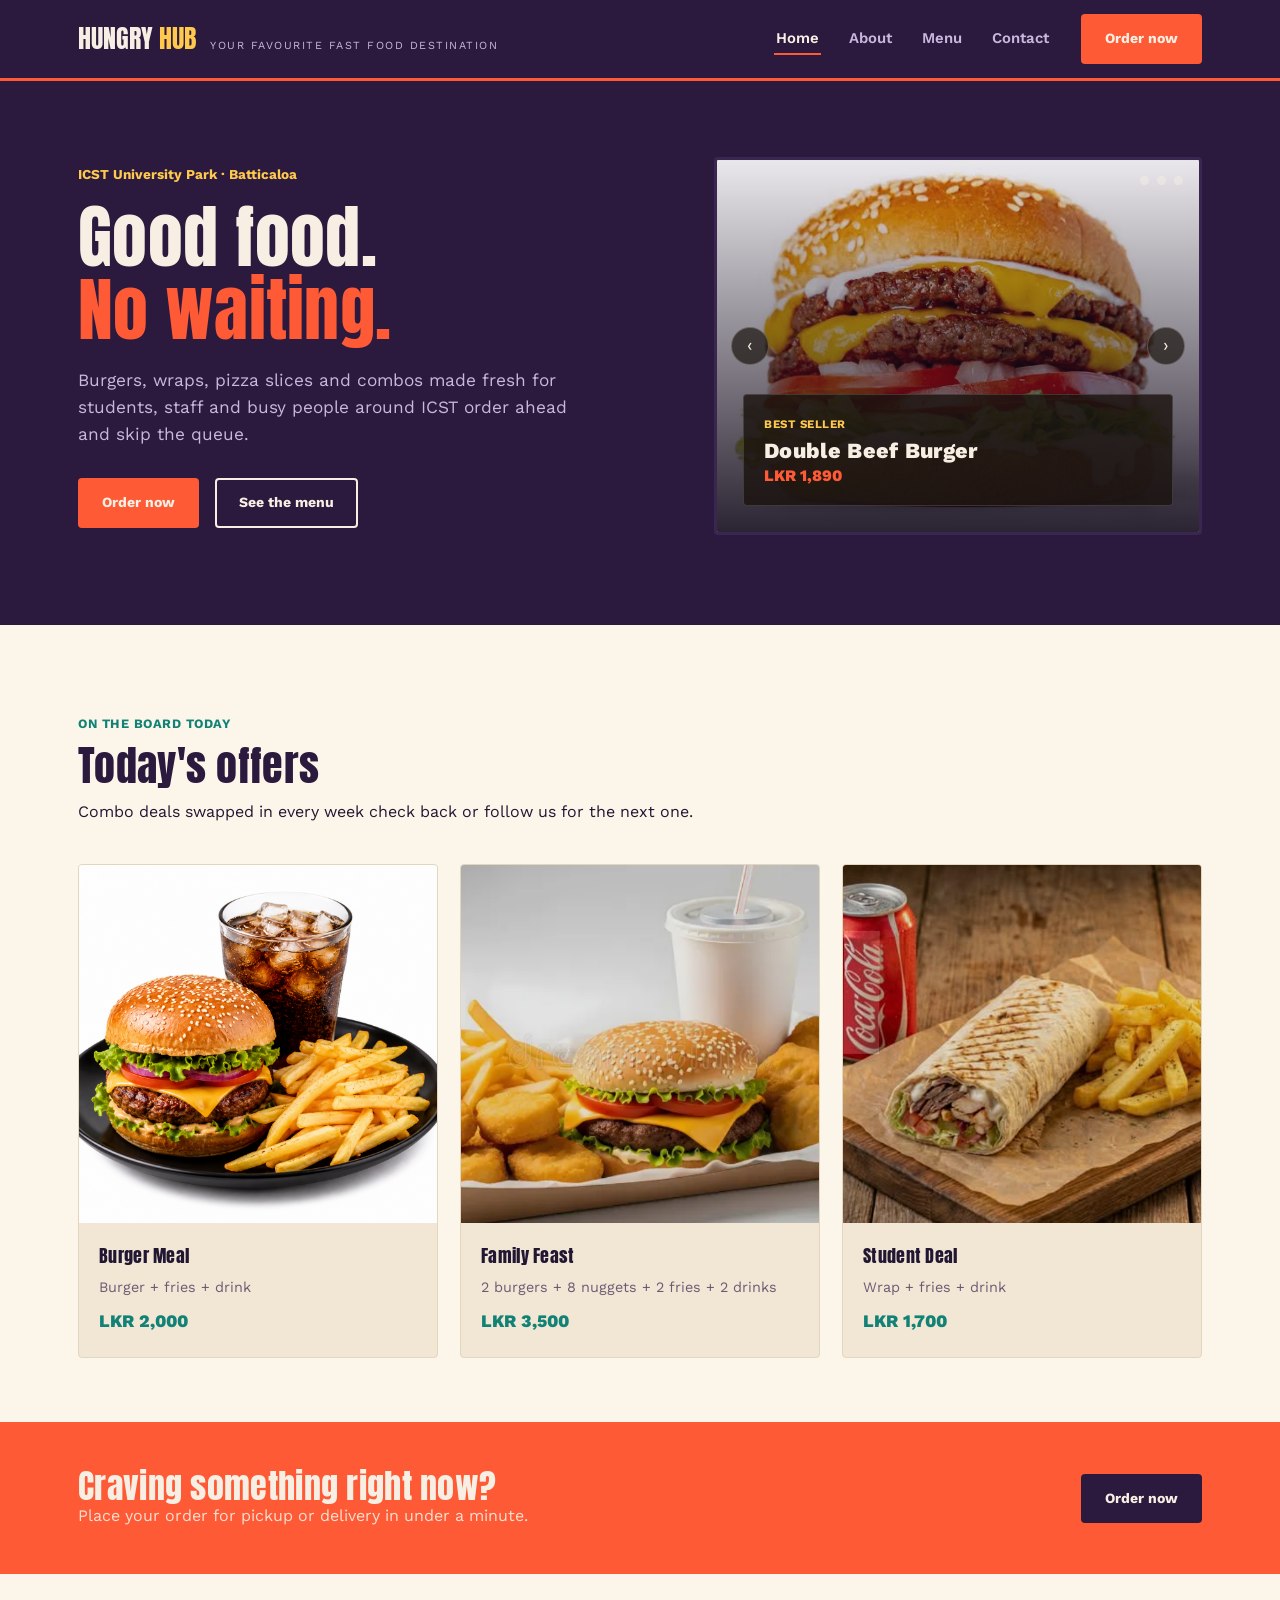
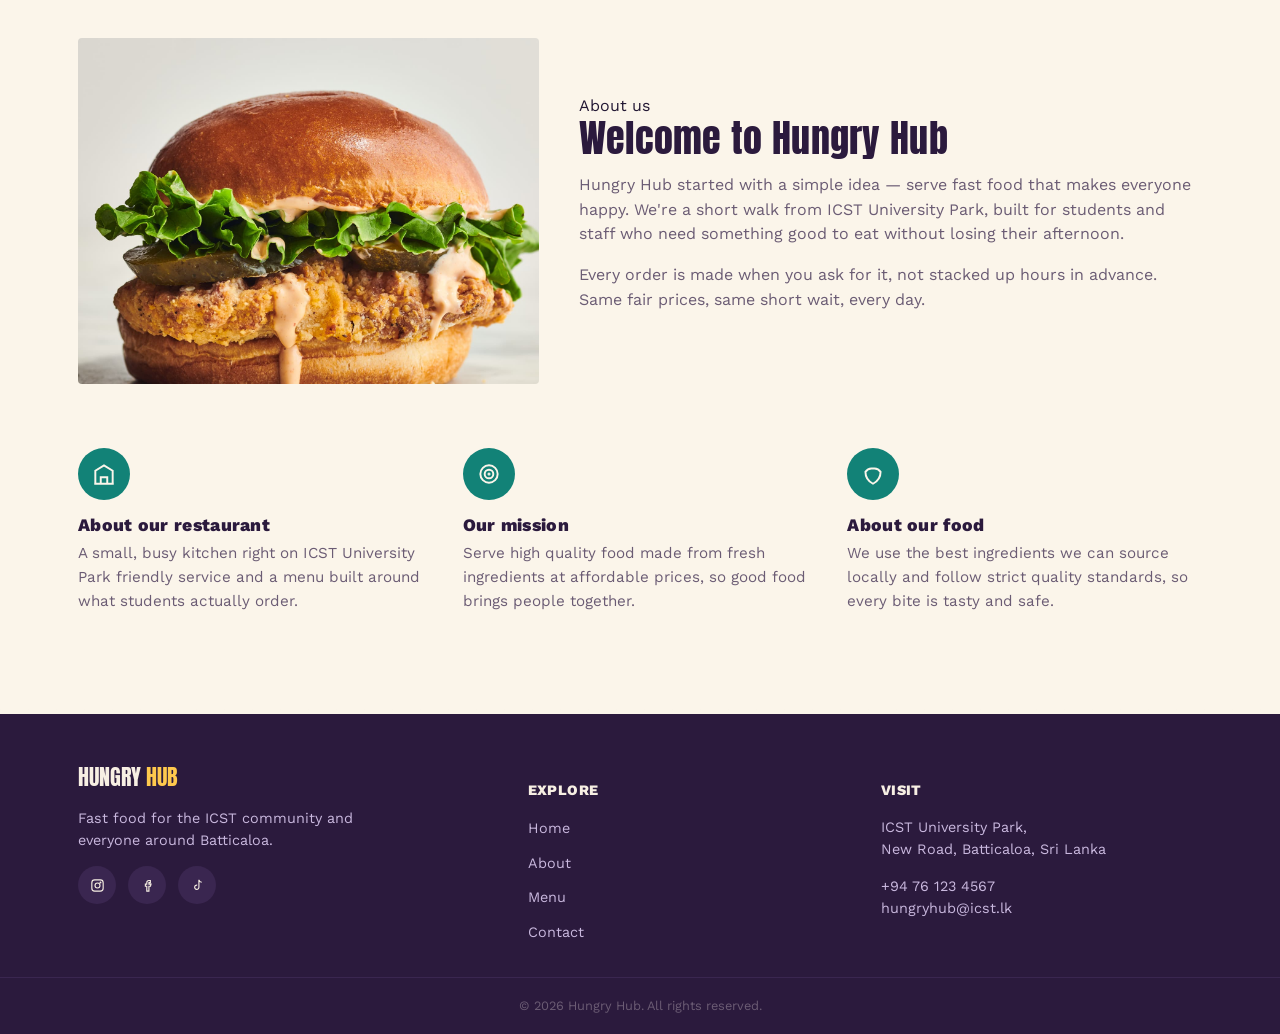
<file: index.html>
<!DOCTYPE html>
<html lang="en">
<head>
<meta charset="UTF-8">
<meta name="viewport" content="width=device-width, initial-scale=1.0">
<title>Hungry Hub — Fast Food at ICST University Park, Batticaloa</title>
<meta name="description" content="Hungry Hub is a fast food restaurant at ICST University Park, Batticaloa. Browse the menu, see today's offers, and order online.">
<link rel="preconnect" href="https://fonts.googleapis.com">
<link rel="stylesheet" href="style.css">
</head>
<body>

<header class="site-header">
  <input type="checkbox" id="nav-toggle" class="nav-toggle-checkbox">
  <div class="wrap">
    <a href="index.html" class="brand">
      <span class="mark">HUNGRY <em>HUB</em></span>
      <span class="tagline">Your favourite fast food destination</span>
    </a>
    <nav class="nav">
      <ul class="nav__links">
        <li><a href="index.html" aria-current="page">Home</a></li>
        <li><a href="index.html#about">About</a></li>
        <li><a href="menu.html">Menu</a></li>
        <li><a href="contact.html">Contact</a></li>
      </ul>
      <a href="contact.html" class="btn btn--ember">Order now</a>
      <label for="nav-toggle" class="nav__toggle" aria-label="Open menu">☰</label>
    </nav>
  </div>
  <div class="mobile-menu">
    <ul>
      <li><a href="index.html">Home</a></li>
      <li><a href="index.html#about">About</a></li>
      <li><a href="menu.html">Menu</a></li>
      <li><a href="contact.html">Contact</a></li>
    </ul>
  </div>
</header>

<!-- ================= HERO ================= -->
<section class="hero">
  <div class="wrap">
    <div>
      <span class="hero__eyebrow">ICST University Park · Batticaloa</span>
      <h1>Good food.<br><span class="line2">No waiting.</span></h1>
      <p class="lead">Burgers, wraps, pizza slices and combos made fresh for students, staff and busy people around ICST order ahead and skip the queue.</p>
      <div class="hero__ctas">
        <a href="contact.html" class="btn btn--ember">Order now</a>
        <a href="menu.html" class="btn btn--outline">See the menu</a>
      </div>
    </div>

    <div class="slider">
      <input type="radio" name="hero-slide" id="hs1" class="slide-radio" checked>
      <input type="radio" name="hero-slide" id="hs2" class="slide-radio">
      <input type="radio" name="hero-slide" id="hs3" class="slide-radio">

      <div class="slide-dots">
        <label for="hs1" aria-label="Slide 1"></label>
        <label for="hs2" aria-label="Slide 2"></label>
        <label for="hs3" aria-label="Slide 3"></label>
      </div>

      <div class="slide slide-1" style="background-image: linear-gradient(180deg, rgba(43,26,61,.1), rgba(20,12,28,.9)), url('img/double-beef-burger.jpeg');">
        <label for="hs3" class="slide-arrow slide-arrow--prev" aria-label="Previous slide">‹</label>
        <label for="hs2" class="slide-arrow slide-arrow--next" aria-label="Next slide">›</label>
        <div class="slide__card">
          <span class="kicker">Best seller</span>
          <h3>Double Beef Burger</h3>
          <span class="price">LKR 1,890</span>
        </div>
      </div>
      <div class="slide slide-2" style="background-image: linear-gradient(180deg, rgba(43,26,61,.1), rgba(20,12,28,.9)), url('img/chicken-burger.jpeg');">
        <label for="hs1" class="slide-arrow slide-arrow--prev" aria-label="Previous slide">‹</label>
        <label for="hs3" class="slide-arrow slide-arrow--next" aria-label="Next slide">›</label>
        <div class="slide__card">
          <span class="kicker">Today's offer</span>
          <h3>Classic Chicken Burger</h3>
          <span class="price">LKR 900</span>
        </div>
      </div>
      <div class="slide slide-3" style="background-image: linear-gradient(180deg, rgba(43,26,61,.1), rgba(20,12,28,.9)), url('img/chicken-wrap.jpeg');">
        <label for="hs2" class="slide-arrow slide-arrow--prev" aria-label="Previous slide">‹</label>
        <label for="hs1" class="slide-arrow slide-arrow--next" aria-label="Next slide">›</label>
        <div class="slide__card">
          <span class="kicker">Student deal</span>
          <h3>Wrap </h3>
          <span class="price">LKR 700</span>
        </div>
      </div>
    </div>
  </div>
</section>
<div class="tear"></div>

<!-- ================= TODAY'S OFFERS ================= -->
<section class="section">
  <div class="wrap">
    <div class="section-head">
      <span class="kicker">On the board today</span>
      <h2>Today's offers</h2>
      <p>Combo deals swapped in every week check back or follow us for the next one.</p>
    </div>

    <div class="offers">
      <article class="offer-card">
        <div class="offer-card__art">
          <img src="img/Burger + Fries + Drink.png" alt="Burger Meal" loading="lazy">
        </div>
        <div class="offer-card__body">
          <div class="name">Burger Meal</div>
          <p class="desc">Burger + fries + drink</p>
          <div class="price">LKR 2,000</div>
        </div>
      </article>

      <article class="offer-card">
        <div class="offer-card__art">
          <img src="img/promotion meals.png" alt="Family Feast" loading="lazy">
        </div>
        <div class="offer-card__body">
          <div class="name">Family Feast</div>
          <p class="desc">2 burgers + 8 nuggets + 2 fries + 2 drinks</p>
          <div class="price">LKR 3,500</div>
        </div>
      </article>

      <article class="offer-card">
        <div class="offer-card__art">
          <img src="img/promotion wraps.png" alt="Student Deal" loading="lazy">
        </div>
        <div class="offer-card__body">
          <div class="name">Student Deal</div>
          <p class="desc">Wrap + fries + drink</p>
          <div class="price">LKR 1,700</div>
        </div>
      </article>
    </div>
  </div>
</section>

<!-- ================= CTA STRIP ================= -->
<section class="cta-strip">
  <div class="wrap">
    <div>
      <h2>Craving something right now?</h2>
      <p>Place your order for pickup or delivery in under a minute.</p>
    </div>
    <a href="contact.html" class="btn btn--dark">Order now</a>
  </div>
</section>

<!-- ================= ABOUT ================= -->
<section class="section" id="about">
  <div class="wrap">
    <div class="story">
      <div class="story__art">
        <img src="img/chicken-burger.jpeg" alt="Inside the Hungry Hub kitchen" loading="lazy">
      </div>
      <div>
        <span class="section-head kicker">About us</span>
        <h2>Welcome to Hungry Hub</h2>
        <p>Hungry Hub started with a simple idea — serve fast food that makes everyone happy. We're a short walk from ICST University Park, built for students and staff who need something good to eat without losing their afternoon.</p>
        <p>Every order is made when you ask for it, not stacked up hours in advance. Same fair prices, same short wait, every day.</p>
      </div>
    </div>

    <div class="trio" style="margin-top:64px;">
      <div class="trio__item">
        <div class="icon"><svg viewBox="0 0 24 24" fill="none" stroke="#FBF5EA" stroke-width="1.8"><path d="M3 21h18M4 21V9l8-5 8 5v12M9 21v-6h6v6"/></svg></div>
        <h3>About our restaurant</h3>
        <p>A small, busy kitchen right on ICST University Park friendly service and a menu built around what students actually order.</p>
      </div>
      <div class="trio__item">
        <div class="icon"><svg viewBox="0 0 24 24" fill="none" stroke="#FBF5EA" stroke-width="1.8"><circle cx="12" cy="12" r="8"/><circle cx="12" cy="12" r="4"/><circle cx="12" cy="12" r="0.5" fill="#FBF5EA"/></svg></div>
        <h3>Our mission</h3>
        <p>Serve high quality food made from fresh ingredients at affordable prices, so good food brings people together.</p>
      </div>
      <div class="trio__item">
        <div class="icon"><svg viewBox="0 0 24 24" fill="none" stroke="#FBF5EA" stroke-width="1.8"><path d="M12 21c-4-2-7-6-7-11a7 7 0 0 1 7-3 7 7 0 0 1 7 3c0 5-3 9-7 11z"/></svg></div>
        <h3>About our food</h3>
        <p>We use the best ingredients we can source locally and follow strict quality standards, so every bite is tasty and safe.</p>
      </div>
    </div>
  </div>
</section>

<div class="tear tear--flip"></div>

<footer class="site-footer">
  <div class="wrap">
    <div class="footer-grid">
      <div>
        <span class="mark" style="font-family:'Anton'; font-size:1.4rem; color:#F7EFE3;">HUNGRY <em style="color:#FFC94D; font-style:normal;">HUB</em></span>
        <p style="margin-top:12px; max-width:32ch;">Fast food for the ICST community and everyone around Batticaloa.</p>
        <div class="social-row">
          <a href="#" aria-label="Instagram"><svg viewBox="0 0 24 24" fill="none" stroke="#F7EFE3" stroke-width="1.6"><rect x="4" y="4" width="16" height="16" rx="4"/><circle cx="12" cy="12" r="3.5"/><circle cx="16.2" cy="7.8" r="0.6" fill="#F7EFE3"/></svg></a>
          <a href="#" aria-label="Facebook"><svg viewBox="0 0 24 24" fill="none" stroke="#F7EFE3" stroke-width="1.6"><path d="M14 8h2V5h-2a3 3 0 0 0-3 3v2H9v3h2v7h3v-7h2.2l.8-3H14V8z"/></svg></a>
          <a href="#" aria-label="TikTok"><svg viewBox="0 0 24 24" fill="none" stroke="#F7EFE3" stroke-width="1.6"><path d="M14 4v10.5a3 3 0 1 1-2.5-3M14 4c.5 2 2 3.2 4 3.4"/></svg></a>
        </div>
      </div>
      <div>
        <h4>Explore</h4>
        <ul>
          <li><a href="index.html">Home</a></li>
          <li><a href="index.html#about">About</a></li>
          <li><a href="menu.html">Menu</a></li>
          <li><a href="contact.html">Contact</a></li>
        </ul>
      </div>
      <div>
        <h4>Visit</h4>
        <p>ICST University Park,<br>New Road, Batticaloa, Sri Lanka</p>
        <p>+94 76 123 4567<br>hungryhub@icst.lk</p>
      </div>
    </div>
  </div>
  <div class="footer-bottom">© 2026 Hungry Hub. All rights reserved.</div>
</footer>

</body>
</html>
</file>
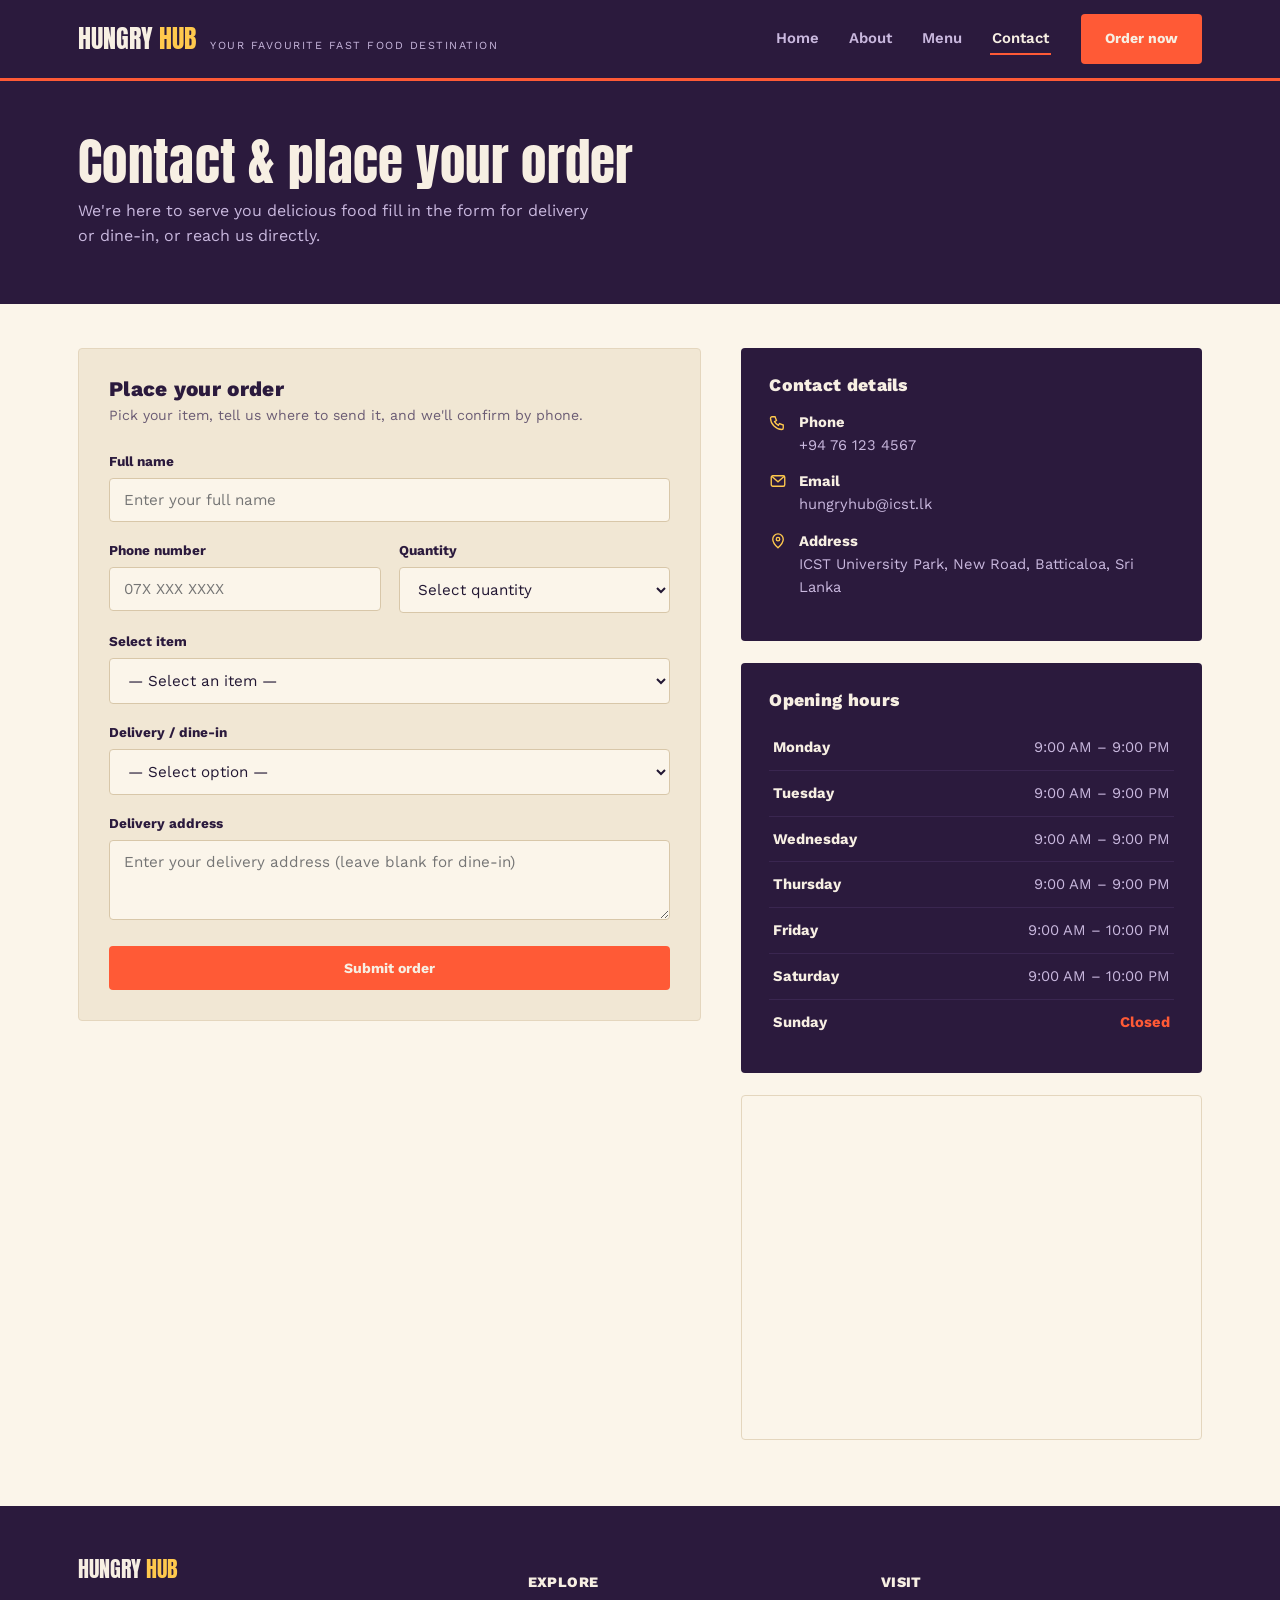
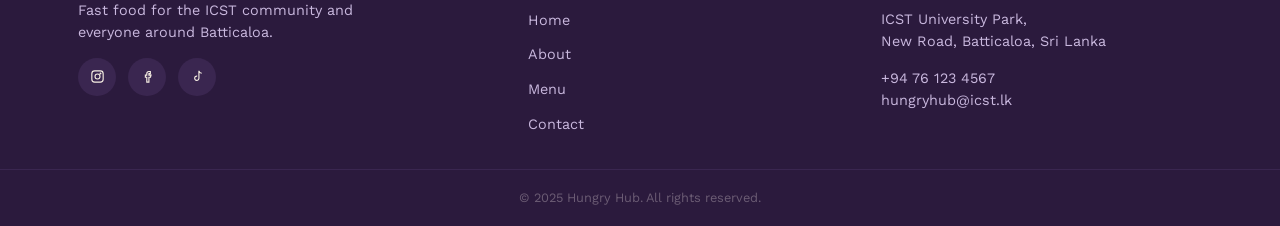
<file: contact.html>
<!DOCTYPE html>
<html lang="en">
<head>
<meta charset="UTF-8">
<meta name="viewport" content="width=device-width, initial-scale=1.0">
<title>Contact &amp; Order — Hungry Hub</title>
<meta name="description" content="Order from Hungry Hub for delivery or dine-in, or find us at ICST University Park, Batticaloa.">
<link rel="stylesheet" href="style.css">
</head>
<body>

<header class="site-header">
  <input type="checkbox" id="nav-toggle" class="nav-toggle-checkbox">
  <div class="wrap">
    <a href="index.html" class="brand">
      <span class="mark">HUNGRY <em>HUB</em></span>
      <span class="tagline">Your favourite fast food destination</span>
    </a>
    <nav class="nav">
      <ul class="nav__links">
        <li><a href="index.html">Home</a></li>
        <li><a href="index.html#about">About</a></li>
        <li><a href="menu.html">Menu</a></li>
        <li><a href="contact.html" aria-current="page">Contact</a></li>
      </ul>
      <a href="contact.html" class="btn btn--ember">Order now</a>
      <label for="nav-toggle" class="nav__toggle" aria-label="Open menu">☰</label>
    </nav>
  </div>
  <div class="mobile-menu">
    <ul>
      <li><a href="index.html">Home</a></li>
      <li><a href="index.html#about">About</a></li>
      <li><a href="menu.html">Menu</a></li>
      <li><a href="contact.html">Contact</a></li>
    </ul>
  </div>
</header>

<section class="contact-hero">
  <div class="wrap">
    <h1>Contact &amp; place your order</h1>
    <p>We're here to serve you delicious food  fill in the form for delivery or dine-in, or reach us directly.</p>
  </div>
</section>

<section class="section section--tight">
  <div class="wrap">
    <div class="contact-grid">

      <div class="order-form">
        <h2>Place your order</h2>
        <p class="hint">Pick your item, tell us where to send it, and we'll confirm by phone.</p>

        <form action="#order-confirmed" method="get">
          <div class="field">
            <label for="name">Full name</label>
            <input id="name" name="name" type="text" placeholder="Enter your full name" required>
          </div>

          <div class="field-row">
            <div class="field">
              <label for="phone">Phone number</label>
              <input id="phone" name="phone" type="tel" placeholder="07X XXX XXXX" required>
            </div>
            <div class="field">
              <label for="qty">Quantity</label>
              <select id="qty" name="qty" required>
                <option value="">Select quantity</option>
                <option>1</option>
                <option>2</option>
                <option>3</option>
                <option>4</option>
                <option>5+</option>
              </select>
            </div>
          </div>

          <div class="field">
            <label for="item">Select item</label>
            <select id="item" name="item" required>
              <option value="">— Select an item —</option>
              <optgroup label="Burgers">
                <option>Classic Cheeseburger — LKR 750</option>
                <option>Chicken Burger — LKR 1,100</option>
                <option>Double Beef Burger — LKR 1,890</option>
                <option>Veggie Burger — LKR 980</option>
                <option>Spicy Zinger Burger — LKR 1,450</option>
              </optgroup>
              <optgroup label="Wraps & Rolls">
                <option>Chicken Wrap — LKR 850</option>
                <option>Beef Roll — LKR 900</option>
                <option>Egg & Cheese Roll — LKR 650</option>
              </optgroup>
              <optgroup label="Fries & Sides">
                <option>Regular Fries — LKR 400</option>
                <option>Cheesy Loaded Fries — LKR 750</option>
                <option>Chicken Nuggets (6pc) — LKR 600</option>
              </optgroup>
              <optgroup label="Pizza Slices">
                <option>Pepperoni Slice — LKR 550</option>
                <option>Chicken BBQ Slice — LKR 600</option>
                <option>Margherita Slice — LKR 480</option>
              </optgroup>
              <optgroup label="Meals / Combos">
                <option>Burger Meal — LKR 2,000</option>
                <option>Family Feast — LKR 3,500</option>
                <option>Student Deal — LKR 1,700</option>
              </optgroup>
              <optgroup label="Drinks">
                <option>Soft Drink — LKR 250</option>
                <option>Fresh Fruit Juice — LKR 350</option>
                <option>Iced Milk Coffee — LKR 400</option>
              </optgroup>
            </select>
          </div>

          <div class="field">
            <label for="order-type">Delivery / dine-in</label>
            <select id="order-type" name="order-type" required>
              <option value="">— Select option —</option>
              <option>Delivery</option>
              <option>Dine-in</option>
            </select>
          </div>

          <div class="field">
            <label for="address">Delivery address</label>
            <textarea id="address" name="address" rows="3" placeholder="Enter your delivery address (leave blank for dine-in)"></textarea>
          </div>

          <button type="submit" class="btn btn--ember btn--wide">Submit order</button>
        </form>

        <div class="form-msg" id="order-confirmed" role="status">
          Order received. Hungry Hub will call you shortly to confirm.
        </div>
      </div>

      <div>
        <div class="info-card">
          <h2>Contact details</h2>
          <div class="info-line">
            <svg viewBox="0 0 24 24" fill="none" stroke="currentColor" stroke-width="1.8"><path d="M4 5h4l2 5-2.5 1.5a11 11 0 0 0 5 5L14 14l5 2v4a2 2 0 0 1-2 2C9.5 22 2 14.5 2 7a2 2 0 0 1 2-2z"/></svg>
            <div><strong>Phone</strong>+94 76 123 4567</div>
          </div>
          <div class="info-line">
            <svg viewBox="0 0 24 24" fill="none" stroke="currentColor" stroke-width="1.8"><rect x="3" y="5" width="18" height="14" rx="2"/><path d="m4 6 8 7 8-7"/></svg>
            <div><strong>Email</strong>hungryhub@icst.lk</div>
          </div>
          <div class="info-line">
            <svg viewBox="0 0 24 24" fill="none" stroke="currentColor" stroke-width="1.8"><path d="M12 21s7-6.3 7-11.5A7 7 0 0 0 5 9.5C5 14.7 12 21 12 21z"/><circle cx="12" cy="9.5" r="2.3"/></svg>
            <div><strong>Address</strong>ICST University Park, New Road, Batticaloa, Sri Lanka</div>
          </div>
        </div>

        <div class="info-card">
          <h2>Opening hours</h2>
          <table class="hours-table">
            <tbody>
              <tr><td>Monday</td><td>9:00 AM – 9:00 PM</td></tr>
              <tr><td>Tuesday</td><td>9:00 AM – 9:00 PM</td></tr>
              <tr><td>Wednesday</td><td>9:00 AM – 9:00 PM</td></tr>
              <tr><td>Thursday</td><td>9:00 AM – 9:00 PM</td></tr>
              <tr><td>Friday</td><td>9:00 AM – 10:00 PM</td></tr>
              <tr><td>Saturday</td><td>9:00 AM – 10:00 PM</td></tr>
              <tr><td>Sunday</td><td class="closed">Closed</td></tr>
            </tbody>
          </table>
        </div>

        <div class="map-frame">
          <iframe
            title="Hungry Hub location on Google Maps"
            src="https://www.google.com/maps?q=ICST%20University%20Park%2C%20New%20Road%2C%20Batticaloa%2C%20Sri%20Lanka&output=embed"
            loading="lazy"
            referrerpolicy="no-referrer-when-downgrade">
          </iframe>
        </div>
      </div>

    </div>
  </div>
</section>

<div class="tear tear--flip"></div>

<footer class="site-footer">
  <div class="wrap">
    <div class="footer-grid">
      <div>
        <span class="mark" style="font-family:'Anton'; font-size:1.4rem; color:#F7EFE3;">HUNGRY <em style="color:#FFC94D; font-style:normal;">HUB</em></span>
        <p style="margin-top:12px; max-width:32ch;">Fast food for the ICST community and everyone around Batticaloa.</p>
        <div class="social-row">
          <a href="#" aria-label="Instagram"><svg viewBox="0 0 24 24" fill="none" stroke="#F7EFE3" stroke-width="1.6"><rect x="4" y="4" width="16" height="16" rx="4"/><circle cx="12" cy="12" r="3.5"/><circle cx="16.2" cy="7.8" r="0.6" fill="#F7EFE3"/></svg></a>
          <a href="#" aria-label="Facebook"><svg viewBox="0 0 24 24" fill="none" stroke="#F7EFE3" stroke-width="1.6"><path d="M14 8h2V5h-2a3 3 0 0 0-3 3v2H9v3h2v7h3v-7h2.2l.8-3H14V8z"/></svg></a>
          <a href="#" aria-label="TikTok"><svg viewBox="0 0 24 24" fill="none" stroke="#F7EFE3" stroke-width="1.6"><path d="M14 4v10.5a3 3 0 1 1-2.5-3M14 4c.5 2 2 3.2 4 3.4"/></svg></a>
        </div>
      </div>
      <div>
        <h4>Explore</h4>
        <ul>
          <li><a href="index.html">Home</a></li>
          <li><a href="index.html#about">About</a></li>
          <li><a href="menu.html">Menu</a></li>
          <li><a href="contact.html">Contact</a></li>
        </ul>
      </div>
      <div>
        <h4>Visit</h4>
        <p>ICST University Park,<br>New Road, Batticaloa, Sri Lanka</p>
        <p>+94 76 123 4567<br>hungryhub@icst.lk</p>
      </div>
    </div>
  </div>
  <div class="footer-bottom">© 2025 Hungry Hub. All rights reserved.</div>
</footer>

</body>
</html>
</file>
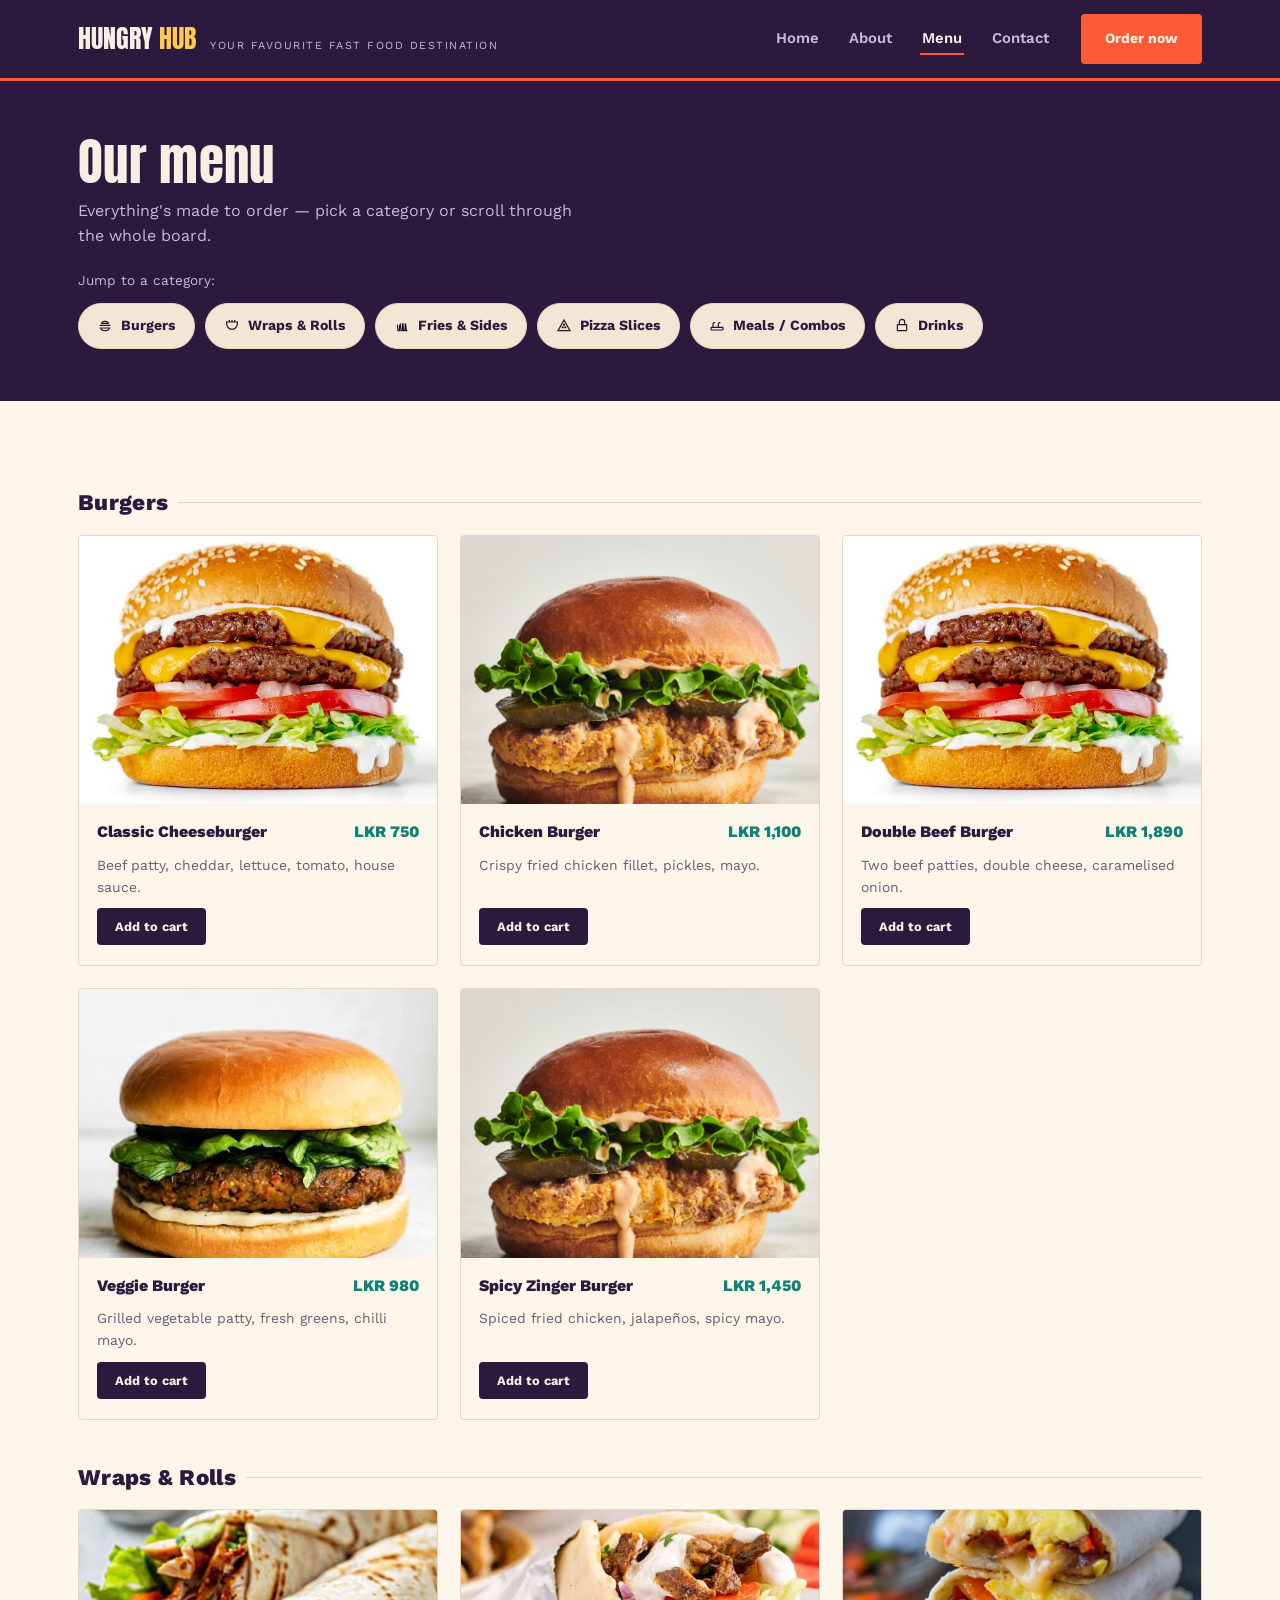
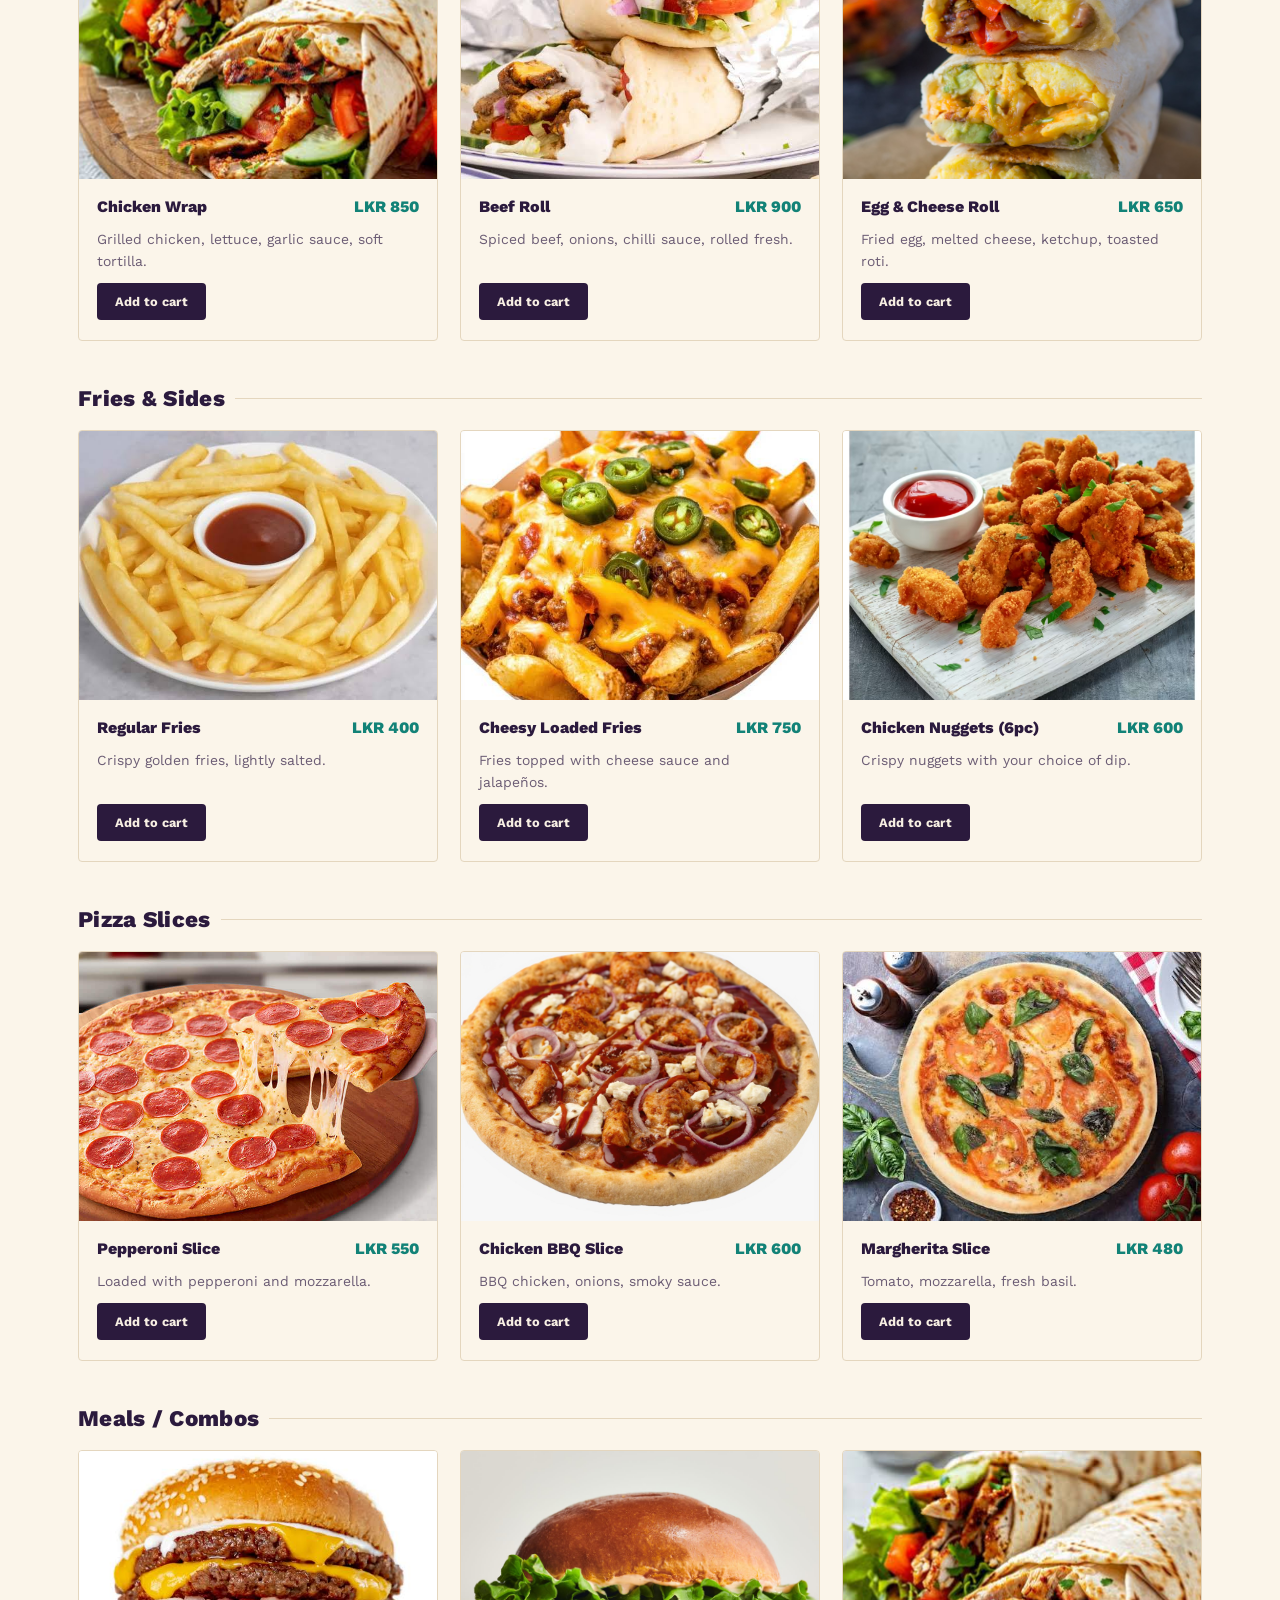
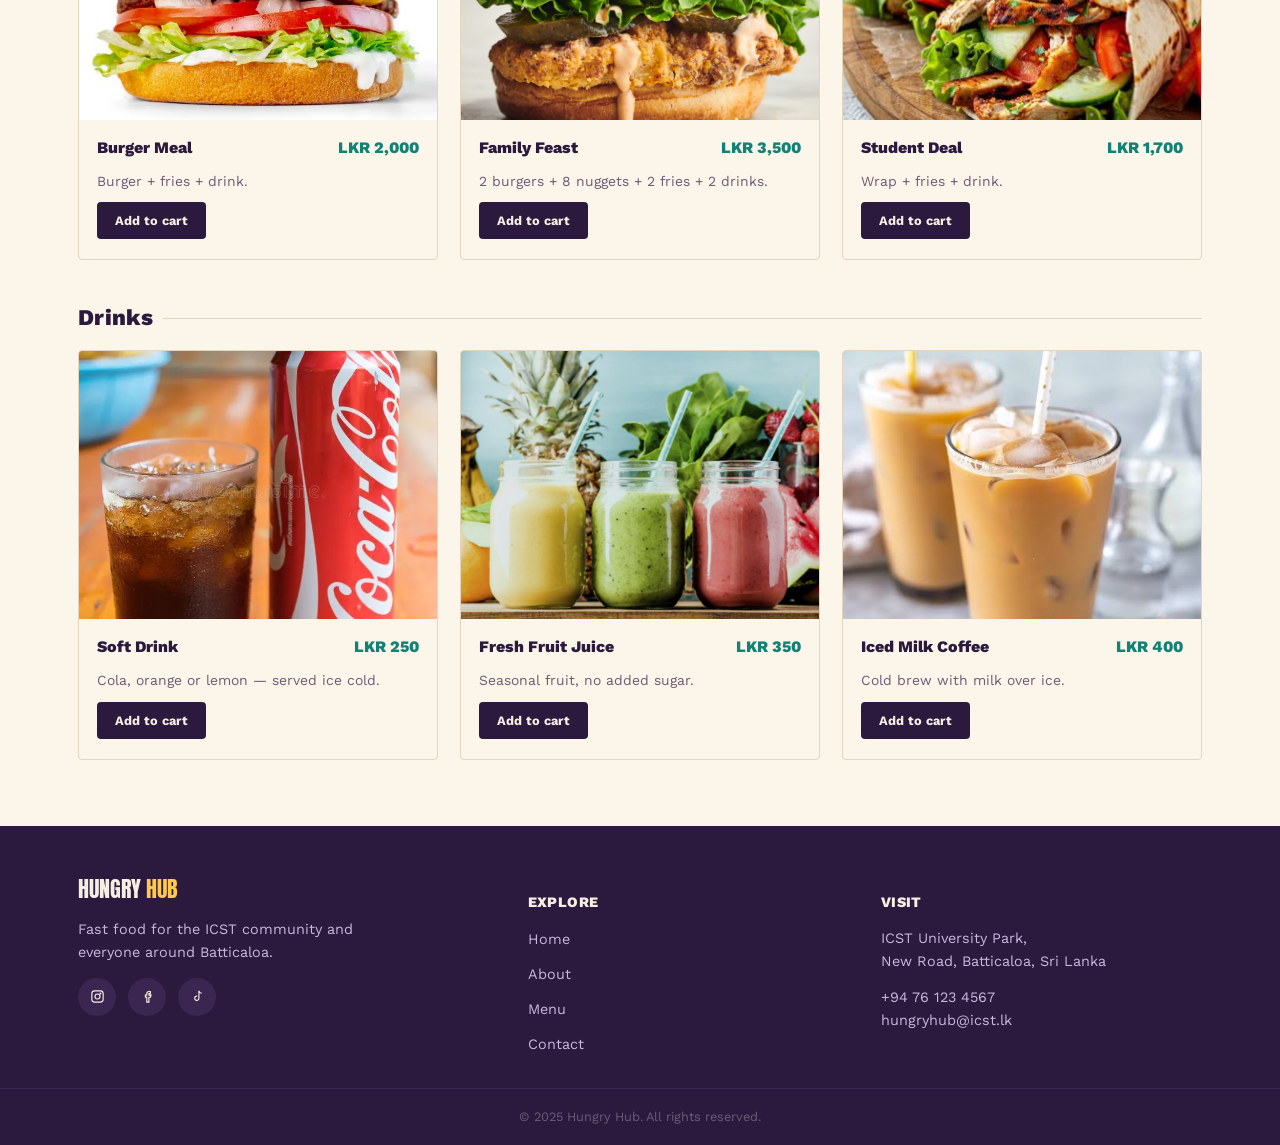
<file: menu.html>
<!DOCTYPE html>
<html lang="en">
<head>
<meta charset="UTF-8">
<meta name="viewport" content="width=device-width, initial-scale=1.0">
<title>Menu — Hungry Hub</title>
<meta name="description" content="Browse burgers, wraps, fries, pizza slices, combos and drinks at Hungry Hub, ICST University Park.">
<link rel="stylesheet" href="style.css">
</head>
<body>

<header class="site-header">
  <input type="checkbox" id="nav-toggle" class="nav-toggle-checkbox">
  <div class="wrap">
    <a href="index.html" class="brand">
      <span class="mark">HUNGRY <em>HUB</em></span>
      <span class="tagline">Your favourite fast food destination</span>
    </a>
    <nav class="nav">
      <ul class="nav__links">
        <li><a href="index.html">Home</a></li>
        <li><a href="index.html#about">About</a></li>
        <li><a href="menu.html" aria-current="page">Menu</a></li>
        <li><a href="contact.html">Contact</a></li>
      </ul>
      <a href="contact.html" class="btn btn--ember">Order now</a>
      <label for="nav-toggle" class="nav__toggle" aria-label="Open menu">☰</label>
    </nav>
  </div>
  <div class="mobile-menu">
    <ul>
      <li><a href="index.html">Home</a></li>
      <li><a href="index.html#about">About</a></li>
      <li><a href="menu.html">Menu</a></li>
      <li><a href="contact.html">Contact</a></li>
    </ul>
  </div>
</header>

<section class="menu-hero" id="menu-top">
  <div class="wrap">
    <h1>Our menu</h1>
    <p>Everything's made to order — pick a category or scroll through the whole board.</p>

    <p class="cat-tabs-hint">Jump to a category:</p>
    <div class="cat-tabs">
      <a class="cat-tab" href="#burgers">
        <svg viewBox="0 0 24 24" fill="none" stroke="#221733" stroke-width="1.8"><path d="M4 11h16M4 15h16M6 15c0 2.5 2.7 4 6 4s6-1.5 6-4M12 5c-3 0-5 1.7-5 3v0h10v0c0-1.3-2-3-5-3z"/></svg>
        Burgers
      </a>
      <a class="cat-tab" href="#wraps">
        <svg viewBox="0 0 24 24" fill="none" stroke="#221733" stroke-width="1.8"><path d="M4 6h16v3a8 8 0 0 1-16 0V6z"/><path d="M8 3v3M12 3v3M16 3v3"/></svg>
        Wraps &amp; Rolls
      </a>
      <a class="cat-tab" href="#fries">
        <svg viewBox="0 0 24 24" fill="none" stroke="#221733" stroke-width="1.8"><path d="M5 10l1 9h2l.5-9M9.5 8l1 11h2l.5-11M13.5 8l1 11h2l.5-11M17.5 10l1 9h1.5"/></svg>
        Fries &amp; Sides
      </a>
      <a class="cat-tab" href="#pizza">
        <svg viewBox="0 0 24 24" fill="none" stroke="#221733" stroke-width="1.8"><path d="M12 3l9 16H3z"/><circle cx="12" cy="10" r=".8" fill="#221733"/><circle cx="10" cy="14" r=".8" fill="#221733"/><circle cx="14" cy="14" r=".8" fill="#221733"/></svg>
        Pizza Slices
      </a>
      <a class="cat-tab" href="#combos">
        <svg viewBox="0 0 24 24" fill="none" stroke="#221733" stroke-width="1.8"><rect x="3" y="14" width="18" height="4" rx="1"/><path d="M6 14V9a2 2 0 0 1 2-2h1M14 14V9a2 2 0 0 1 2-2h1"/></svg>
        Meals / Combos
      </a>
      <a class="cat-tab" href="#drinks">
        <svg viewBox="0 0 24 24" fill="none" stroke="#221733" stroke-width="1.8"><rect x="5" y="10" width="14" height="9" rx="1"/><path d="M8 10V6a4 4 0 0 1 8 0v4"/></svg>
        Drinks
      </a>
    </div>
  </div>
</section>

<section class="section section--tight">
  <div class="wrap">

    <!-- BURGERS -->
    <div data-category="burgers" id="burgers">
      <div class="menu-section-title"><h2>Burgers</h2><div class="rule"></div></div>
      <div class="menu-grid">

        <article class="item-card">
          <div class="item-card__art"><img src="img/double-beef-burger.jpeg" alt="Classic Cheeseburger" loading="lazy"></div>
          <div class="item-card__body">
            <div class="item-card__top"><span class="name">Classic Cheeseburger</span><span class="price">LKR 750</span></div>
            <p class="desc">Beef patty, cheddar, lettuce, tomato, house sauce.</p>
            <button class="btn btn--dark">Add to cart</button>
          </div>
        </article>

        <article class="item-card">
          <div class="item-card__art"><img src="img/chicken-burger.jpeg" alt="Chicken Burger" loading="lazy"></div>
          <div class="item-card__body">
            <div class="item-card__top"><span class="name">Chicken Burger</span><span class="price">LKR 1,100</span></div>
            <p class="desc">Crispy fried chicken fillet, pickles, mayo.</p>
            <button class="btn btn--dark">Add to cart</button>
          </div>
        </article>

        <article class="item-card">
          <div class="item-card__art"><img src="img/double-beef-burger.jpeg" alt="Double Beef Burger" loading="lazy"></div>
          <div class="item-card__body">
            <div class="item-card__top"><span class="name">Double Beef Burger</span><span class="price">LKR 1,890</span></div>
            <p class="desc">Two beef patties, double cheese, caramelised onion.</p>
            <button class="btn btn--dark">Add to cart</button>
          </div>
        </article>

        <article class="item-card">
          <div class="item-card__art"><img src="img/veggie-burger.jpeg" alt="Veggie Burger" loading="lazy"></div>
          <div class="item-card__body">
            <div class="item-card__top"><span class="name">Veggie Burger</span><span class="price">LKR 980</span></div>
            <p class="desc">Grilled vegetable patty, fresh greens, chilli mayo.</p>
            <button class="btn btn--dark">Add to cart</button>
          </div>
        </article>

        <article class="item-card">
          <div class="item-card__art"><img src="img/chicken-burger.jpeg" alt="Spicy Zinger Burger" loading="lazy"></div>
          <div class="item-card__body">
            <div class="item-card__top"><span class="name">Spicy Zinger Burger</span><span class="price">LKR 1,450</span></div>
            <p class="desc">Spiced fried chicken, jalapeños, spicy mayo.</p>
            <button class="btn btn--dark">Add to cart</button>
          </div>
        </article>

      </div>
    </div>

    <!-- WRAPS & ROLLS -->
    <div data-category="wraps" id="wraps">
      <div class="menu-section-title"><h2>Wraps &amp; Rolls</h2><div class="rule"></div></div>
      <div class="menu-grid">

        <article class="item-card">
          <div class="item-card__art"><img src="img/chicken-wrap.jpeg" alt="Chicken Wrap" loading="lazy"></div>
          <div class="item-card__body">
            <div class="item-card__top"><span class="name">Chicken Wrap</span><span class="price">LKR 850</span></div>
            <p class="desc">Grilled chicken, lettuce, garlic sauce, soft tortilla.</p>
            <button class="btn btn--dark">Add to cart</button>
          </div>
        </article>

        <article class="item-card">
          <div class="item-card__art"><img src="img/beef-roll.jpeg" alt="Beef Roll" loading="lazy"></div>
          <div class="item-card__body">
            <div class="item-card__top"><span class="name">Beef Roll</span><span class="price">LKR 900</span></div>
            <p class="desc">Spiced beef, onions, chilli sauce, rolled fresh.</p>
            <button class="btn btn--dark">Add to cart</button>
          </div>
        </article>

        <article class="item-card">
          <div class="item-card__art"><img src="img/egg-cheese-roll.jpeg" alt="Egg & Cheese Roll" loading="lazy"></div>
          <div class="item-card__body">
            <div class="item-card__top"><span class="name">Egg &amp; Cheese Roll</span><span class="price">LKR 650</span></div>
            <p class="desc">Fried egg, melted cheese, ketchup, toasted roti.</p>
            <button class="btn btn--dark">Add to cart</button>
          </div>
        </article>

      </div>
    </div>

    <!-- FRIES & SIDES -->
    <div data-category="fries" id="fries">
      <div class="menu-section-title"><h2>Fries &amp; Sides</h2><div class="rule"></div></div>
      <div class="menu-grid">

        <article class="item-card">
          <div class="item-card__art"><img src="img/regular-fries.jpeg" alt="Regular Fries" loading="lazy"></div>
          <div class="item-card__body">
            <div class="item-card__top"><span class="name">Regular Fries</span><span class="price">LKR 400</span></div>
            <p class="desc">Crispy golden fries, lightly salted.</p>
            <button class="btn btn--dark">Add to cart</button>
          </div>
        </article>

        <article class="item-card">
          <div class="item-card__art"><img src="img/loaded-fries.jpeg" alt="Cheesy Loaded Fries" loading="lazy"></div>
          <div class="item-card__body">
            <div class="item-card__top"><span class="name">Cheesy Loaded Fries</span><span class="price">LKR 750</span></div>
            <p class="desc">Fries topped with cheese sauce and jalapeños.</p>
            <button class="btn btn--dark">Add to cart</button>
          </div>
        </article>

        <article class="item-card">
          <div class="item-card__art"><img src="img/chicken-nuggets.jpeg" alt="Chicken Nuggets" loading="lazy"></div>
          <div class="item-card__body">
            <div class="item-card__top"><span class="name">Chicken Nuggets (6pc)</span><span class="price">LKR 600</span></div>
            <p class="desc">Crispy nuggets with your choice of dip.</p>
            <button class="btn btn--dark">Add to cart</button>
          </div>
        </article>

      </div>
    </div>

    <!-- PIZZA SLICES -->
    <div data-category="pizza" id="pizza">
      <div class="menu-section-title"><h2>Pizza Slices</h2><div class="rule"></div></div>
      <div class="menu-grid">

        <article class="item-card">
          <div class="item-card__art"><img src="img/pepperoni-pizza.jpeg" alt="Pepperoni Slice" loading="lazy"></div>
          <div class="item-card__body">
            <div class="item-card__top"><span class="name">Pepperoni Slice</span><span class="price">LKR 550</span></div>
            <p class="desc">Loaded with pepperoni and mozzarella.</p>
            <button class="btn btn--dark">Add to cart</button>
          </div>
        </article>

        <article class="item-card">
          <div class="item-card__art"><img src="img/bbq-chicken-pizza.jpeg" alt="Chicken BBQ Slice" loading="lazy"></div>
          <div class="item-card__body">
            <div class="item-card__top"><span class="name">Chicken BBQ Slice</span><span class="price">LKR 600</span></div>
            <p class="desc">BBQ chicken, onions, smoky sauce.</p>
            <button class="btn btn--dark">Add to cart</button>
          </div>
        </article>

        <article class="item-card">
          <div class="item-card__art"><img src="img/margherita-pizza.jpeg" alt="Margherita Slice" loading="lazy"></div>
          <div class="item-card__body">
            <div class="item-card__top"><span class="name">Margherita Slice</span><span class="price">LKR 480</span></div>
            <p class="desc">Tomato, mozzarella, fresh basil.</p>
            <button class="btn btn--dark">Add to cart</button>
          </div>
        </article>

      </div>
    </div>

    <!-- MEALS / COMBOS -->
    <div data-category="combos" id="combos">
      <div class="menu-section-title"><h2>Meals / Combos</h2><div class="rule"></div></div>
      <div class="menu-grid">

        <article class="item-card">
          <div class="item-card__art"><img src="img/double-beef-burger.jpeg" alt="Burger Meal" loading="lazy"></div>
          <div class="item-card__body">
            <div class="item-card__top"><span class="name">Burger Meal</span><span class="price">LKR 2,000</span></div>
            <p class="desc">Burger + fries + drink.</p>
            <button class="btn btn--dark">Add to cart</button>
          </div>
        </article>

        <article class="item-card">
          <div class="item-card__art"><img src="img/chicken-burger.jpeg" alt="Family Feast" loading="lazy"></div>
          <div class="item-card__body">
            <div class="item-card__top"><span class="name">Family Feast</span><span class="price">LKR 3,500</span></div>
            <p class="desc">2 burgers + 8 nuggets + 2 fries + 2 drinks.</p>
            <button class="btn btn--dark">Add to cart</button>
          </div>
        </article>

        <article class="item-card">
          <div class="item-card__art"><img src="img/chicken-wrap.jpeg" alt="Student Deal" loading="lazy"></div>
          <div class="item-card__body">
            <div class="item-card__top"><span class="name">Student Deal</span><span class="price">LKR 1,700</span></div>
            <p class="desc">Wrap + fries + drink.</p>
            <button class="btn btn--dark">Add to cart</button>
          </div>
        </article>

      </div>
    </div>

    <!-- DRINKS -->
    <div data-category="drinks" id="drinks">
      <div class="menu-section-title"><h2>Drinks</h2><div class="rule"></div></div>
      <div class="menu-grid">

        <article class="item-card">
          <div class="item-card__art"><img src="img/soft-drink.jpeg" alt="Soft Drink" loading="lazy"></div>
          <div class="item-card__body">
            <div class="item-card__top"><span class="name">Soft Drink</span><span class="price">LKR 250</span></div>
            <p class="desc">Cola, orange or lemon — served ice cold.</p>
            <button class="btn btn--dark">Add to cart</button>
          </div>
        </article>

        <article class="item-card">
          <div class="item-card__art"><img src="img/fresh juice .png" alt="Fresh Fruit Juice" loading="lazy"></div>
          <div class="item-card__body">
            <div class="item-card__top"><span class="name">Fresh Fruit Juice</span><span class="price">LKR 350</span></div>
            <p class="desc">Seasonal fruit, no added sugar.</p>
            <button class="btn btn--dark">Add to cart</button>
          </div>
        </article>

        <article class="item-card">
          <div class="item-card__art"><img src="img/iced-coffee.jpeg" alt="Iced Milk Coffee" loading="lazy"></div>
          <div class="item-card__body">
            <div class="item-card__top"><span class="name">Iced Milk Coffee</span><span class="price">LKR 400</span></div>
            <p class="desc">Cold brew with milk over ice.</p>
            <button class="btn btn--dark">Add to cart</button>
          </div>
        </article>

      </div>
    </div>

  </div>
</section>

<div class="tear tear--flip"></div>

<footer class="site-footer">
  <div class="wrap">
    <div class="footer-grid">
      <div>
        <span class="mark" style="font-family:'Anton'; font-size:1.4rem; color:#F7EFE3;">HUNGRY <em style="color:#FFC94D; font-style:normal;">HUB</em></span>
        <p style="margin-top:12px; max-width:32ch;">Fast food for the ICST community and everyone around Batticaloa.</p>
        <div class="social-row">
          <a href="#" aria-label="Instagram"><svg viewBox="0 0 24 24" fill="none" stroke="#F7EFE3" stroke-width="1.6"><rect x="4" y="4" width="16" height="16" rx="4"/><circle cx="12" cy="12" r="3.5"/><circle cx="16.2" cy="7.8" r="0.6" fill="#F7EFE3"/></svg></a>
          <a href="#" aria-label="Facebook"><svg viewBox="0 0 24 24" fill="none" stroke="#F7EFE3" stroke-width="1.6"><path d="M14 8h2V5h-2a3 3 0 0 0-3 3v2H9v3h2v7h3v-7h2.2l.8-3H14V8z"/></svg></a>
          <a href="#" aria-label="TikTok"><svg viewBox="0 0 24 24" fill="none" stroke="#F7EFE3" stroke-width="1.6"><path d="M14 4v10.5a3 3 0 1 1-2.5-3M14 4c.5 2 2 3.2 4 3.4"/></svg></a>
        </div>
      </div>
      <div>
        <h4>Explore</h4>
        <ul>
          <li><a href="index.html">Home</a></li>
          <li><a href="index.html#about">About</a></li>
          <li><a href="menu.html">Menu</a></li>
          <li><a href="contact.html">Contact</a></li>
        </ul>
      </div>
      <div>
        <h4>Visit</h4>
        <p>ICST University Park,<br>New Road, Batticaloa, Sri Lanka</p>
        <p>+94 76 123 4567<br>hungryhub@icst.lk</p>
      </div>
    </div>
  </div>
  <div class="footer-bottom">© 2025 Hungry Hub. All rights reserved.</div>
</footer>

</body>
</html>
</file>
<file: style.css>
@import url('https://fonts.googleapis.com/css2?family=Anton&family=Work+Sans:ital,wght@0,400;0,500;0,600;0,700;0,800;1,400&display=swap');

:root{
  --ink:        #2B1A3D;
  --ink-soft:   #3A2650;
  --paper:      #FBF5EA;
  --paper-dim:  #F1E7D4;
  --ember:      #FF5A36;
  --ember-dark: #E64520;
  --marigold:   #FFC94D;
  --chili:      #128277;
  --text-light: #F7EFE3;
  --text-dark:  #221733;
  --muted-light:#C9B8DE;
  --muted-dark: #6B5C74;

  --display: 'Anton', Impact, sans-serif;
  --body: 'Work Sans', -apple-system, BlinkMacSystemFont, sans-serif;

  --maxw: 1180px;
  --radius: 4px;
}

*{ box-sizing: border-box; }
html{ scroll-behavior: smooth; }
body{
  margin:0;
  font-family: var(--body);
  background: var(--paper);
  color: var(--text-dark);
  line-height: 1.55;
  -webkit-font-smoothing: antialiased;
}
img{ max-width:100%; display:block; }
a{ color: inherit; text-decoration: none; }
h1,h2,h3{
  font-family: var(--display);
  font-weight: 400;
  letter-spacing: 0.3px;
  line-height: 1.05;
  margin: 0;
}
p{ margin: 0 0 1em; }
.wrap{
  max-width: var(--maxw);
  margin: 0 auto;
  padding: 0 28px;
}
:focus-visible{
  outline: 3px solid var(--marigold);
  outline-offset: 2px;
}
@media (prefers-reduced-motion: reduce){
  *{ animation-duration: .01ms !important; animation-iteration-count: 1 !important; transition-duration: .01ms !important; scroll-behavior: auto !important; }
}

/* ---------- perforated ticket divider ---------- */
.tear{
  height: 22px;
  background:
    radial-gradient(circle 6px at 14px 0, transparent 6px, var(--paper) 6.5px) top,
    var(--paper);
  background-size: 28px 22px;
  background-repeat: repeat-x;
}
.tear--dark{
  background:
    radial-gradient(circle 6px at 14px 0, transparent 6px, var(--ink) 6.5px) top,
    var(--ink);
  background-size: 28px 22px;
  background-repeat: repeat-x;
}
.tear--flip{
  transform: scaleY(-1);
}

/* ---------- header / counter bar ---------- */
.site-header{
  position: sticky;
  top: 0;
  z-index: 50;
  background: var(--ink);
  border-bottom: 3px solid var(--ember);
}
.site-header .wrap{
  display:flex;
  align-items:center;
  justify-content: space-between;
  height: 78px;
}
.brand{
  display:flex;
  align-items:baseline;
  gap: 8px;
  color: var(--text-light);
}
.brand .mark{
  font-family: var(--display);
  font-size: 1.6rem;
  color: var(--text-light);
}
.brand .mark em{
  font-style: normal;
  color: var(--marigold);
}
.brand .tagline{
  display:none;
}
@media(min-width: 760px){
  .brand .tagline{
    display:inline;
    font-size: .68rem;
    text-transform: uppercase;
    letter-spacing: 1.5px;
    color: var(--muted-light);
    margin-left: 6px;
  }
}
.nav{
  display:flex;
  align-items:center;
  gap: 30px;
}
.nav__links{
  display:none;
  gap: 26px;
  list-style:none;
  margin:0; padding:0;
  font-weight: 600;
  font-size: .93rem;
}
@media(min-width: 860px){
  .nav__links{ display:flex; }
}
.nav__links a{
  color: var(--muted-light);
  padding: 6px 2px;
  border-bottom: 2px solid transparent;
  transition: color .15s ease, border-color .15s ease;
}
.nav__links a:hover,
.nav__links a[aria-current="page"]{
  color: var(--text-light);
  border-color: var(--ember);
}
.btn{
  display:inline-flex;
  align-items:center;
  gap:8px;
  font-family: var(--body);
  font-weight: 700;
  font-size: .88rem;
  padding: 12px 22px;
  border-radius: var(--radius);
  border: 2px solid transparent;
  cursor:pointer;
  transition: transform .12s ease, background .15s ease, border-color .15s ease;
  white-space: nowrap;
}
.btn:active{ transform: translateY(1px); }
.btn--ember{
  background: var(--ember);
  color: var(--text-light);
}
.btn--ember:hover{ background: var(--ember-dark); }
.btn--outline{
  background: transparent;
  border-color: var(--text-light);
  color: var(--text-light);
}
.btn--outline:hover{ border-color: var(--marigold); color: var(--marigold); }
.btn--dark{
  background: var(--ink);
  color: var(--text-light);
}
.btn--dark:hover{ background: var(--ink-soft); }
.btn--wide{ width:100%; justify-content:center; }

/* checkbox-hack mobile menu — no JS */
.nav-toggle-checkbox{
  position:absolute;
  opacity:0;
  width:0; height:0;
  pointer-events:none;
}
.nav__toggle{
  display:inline-flex;
  align-items:center;
  justify-content:center;
  background:none;
  border: 2px solid var(--muted-light);
  border-radius: var(--radius);
  color: var(--text-light);
  padding: 8px 10px;
  font-size: 1.1rem;
  cursor:pointer;
  user-select:none;
}
@media(min-width:860px){ .nav__toggle{ display:none; } }

.mobile-menu{
  max-height:0;
  overflow:hidden;
  background: var(--ink);
  border-top: 0 solid var(--ink-soft);
  transition: max-height .25s ease;
}
.nav-toggle-checkbox:checked ~ .mobile-menu{
  max-height: 320px;
  border-top: 1px solid var(--ink-soft);
}
.mobile-menu ul{
  list-style:none;
  margin:0; padding: 14px 28px 20px;
  display:flex; flex-direction:column; gap: 14px;
  font-weight:600;
}
.mobile-menu a{ color: var(--text-light); }
@media(min-width:860px){
  .nav-toggle-checkbox:checked ~ .mobile-menu{ max-height:0; }
}

/* ---------- hero / slider ---------- */
.hero{
  background: var(--ink);
  color: var(--text-light);
  position: relative;
  overflow:hidden;
}
.hero .wrap{
  display:grid;
  grid-template-columns: 1fr;
  gap: 40px;
  align-items:center;
  padding-top: 56px;
  padding-bottom: 64px;
}
@media(min-width:900px){
  .hero .wrap{ grid-template-columns: 1.1fr 0.9fr; padding-top: 76px; padding-bottom: 90px;}
}
.hero__eyebrow{
  color: var(--marigold);
  font-weight: 700;
  font-size: .85rem;
  margin-bottom: 14px;
  display:block;
}
.hero h1{
  font-size: clamp(2.6rem, 6vw, 4.4rem);
  margin-bottom: 20px;
}
.hero h1 .line2{ color: var(--ember); }
.hero p.lead{
  color: var(--muted-light);
  font-size: 1.08rem;
  max-width: 46ch;
  margin-bottom: 30px;
}
.hero__ctas{ display:flex; gap:16px; flex-wrap:wrap; }

.slider{
  position: relative;
  aspect-ratio: 4/3.1;
  border-radius: var(--radius);
  overflow:hidden;
  border: 3px solid var(--ink-soft);
}
/* radio-hack slider — no JS */
.slide-radio{
  position:absolute;
  opacity:0;
  width:0; height:0;
  pointer-events:none;
}
.slide{
  position:absolute; inset:0;
  display:flex; align-items:flex-end;
  opacity:0;
  pointer-events:none;
  transition: opacity .6s ease;
  padding: 26px;
  background-size: cover;
  background-position: center;
}
#hs1:checked ~ .slide-1,
#hs2:checked ~ .slide-2,
#hs3:checked ~ .slide-3{
  opacity:1;
  pointer-events:auto;
  z-index:2;
}
.slide__card{
  background: rgba(28,20,16,.82);
  border: 1px solid rgba(247,239,227,.15);
  padding: 16px 20px;
  border-radius: var(--radius);
  width:100%;
}
.slide__card .kicker{
  color: var(--marigold);
  font-weight:700;
  font-size:.72rem;
  letter-spacing: .5px;
  text-transform: uppercase;
}
.slide__card h3{
  font-family: var(--body);
  font-weight: 800;
  font-size: 1.35rem;
  margin: 4px 0 2px;
}
.slide__card .price{
  color: var(--ember);
  font-weight: 800;
}
.slide-dots{
  position:absolute;
  top: 16px; right: 16px;
  display:flex; gap:8px;
  z-index: 5;
}
.slide-dots label{
  width:9px; height:9px; border-radius:50%;
  border: none; background: rgba(247,239,227,.4);
  cursor:pointer; padding:0; display:block;
}
.slide-arrow{
  position:absolute; top:50%; transform: translateY(-50%);
  background: rgba(28,20,16,.7);
  border: 1px solid rgba(247,239,227,.25);
  color: var(--text-light);
  width: 38px; height:38px; border-radius:50%;
  cursor:pointer; font-size:1.1rem; z-index:5;
  display:flex; align-items:center; justify-content:center;
  text-decoration:none;
}
.slide-arrow--prev{ left:14px; }
.slide-arrow--next{ right:14px; }

/* ---------- generic food icon tile (replaces stock photography) ---------- */
.tile{
  aspect-ratio: 1/1;
  border-radius: var(--radius);
  display:flex; align-items:center; justify-content:center;
  position: relative;
}
.tile svg{ width: 54%; height: 54%; }
.tile--sm{ }

/* section rhythm */
.section{ padding: 64px 0; }
.section--tight{ padding: 44px 0; }
.section-head{
  max-width: 640px;
  margin-bottom: 40px;
}
.section-head .kicker{
  color: var(--chili);
  font-weight: 700;
  font-size: .8rem;
  text-transform: uppercase;
  letter-spacing: .5px;
}
.section-head h2{
  font-size: clamp(1.8rem, 4vw, 2.6rem);
  margin: 8px 0 12px;
  color: var(--ink);
}

/* ---------- today's offers / promo cards ---------- */
.offers{
  display:grid;
  gap: 22px;
  grid-template-columns: 1fr;
}
@media(min-width:700px){ .offers{ grid-template-columns: repeat(3,1fr); } }
.offer-card{
  background: var(--paper-dim);
  border: 1px solid #E4D6BE;
  border-radius: var(--radius);
  overflow:hidden;
  display:flex; flex-direction:column;
}
.offer-card__art{
  aspect-ratio: 1/1;
  overflow:hidden;
  padding:0;
}
.offer-card__art img{
  width:100%; height:100%;
  object-fit: cover;
  display:block;
}
.offer-card__body{ padding: 18px 20px 22px; }
.offer-card__body .name{
  font-family: var(--display);
  font-size: 1.15rem;
  letter-spacing: .3px;
}
.offer-card__body .desc{
  color: var(--muted-dark);
  font-size: .9rem;
  margin: 6px 0 10px;
}
.offer-card__body .price{
  color: var(--chili);
  font-weight: 800;
  font-size: 1.1rem;
}

/* ---------- about / three column ---------- */
.trio{
  display:grid;
  gap: 30px;
  grid-template-columns: 1fr;
}
@media(min-width:760px){ .trio{ grid-template-columns: repeat(3,1fr); } }
.trio__item .icon{
  width: 52px; height:52px;
  border-radius: 50%;
  background: var(--chili);
  display:flex; align-items:center; justify-content:center;
  margin-bottom: 16px;
}
.trio__item .icon svg{ width:26px; height:26px; }
.trio__item h3{
  font-family: var(--body);
  font-weight: 800;
  font-size: 1.1rem;
  margin-bottom: 8px;
  color: var(--ink);
}
.trio__item p{ color: var(--muted-dark); font-size: .95rem; }

.story{
  display:grid;
  gap: 40px;
  grid-template-columns: 1fr;
  align-items:center;
}
@media(min-width:860px){ .story{ grid-template-columns: 0.85fr 1.15fr; } }
.story__art{
  border-radius: var(--radius);
  aspect-ratio: 4/3;
  overflow:hidden;
}
.story__art img{
  width:100%; height:100%;
  object-fit: cover;
  display:block;
}
.story h2{ color: var(--ink); font-size: clamp(1.8rem,4vw,2.4rem); margin-bottom:14px;}
.story p{ color: var(--muted-dark); }

/* ---------- CTA strip ---------- */
.cta-strip{
  background: var(--ember);
  color: var(--text-light);
}
.cta-strip .wrap{
  display:flex; flex-direction:column; gap:18px;
  align-items:flex-start;
  padding-top: 46px; padding-bottom: 46px;
}
@media(min-width:760px){
  .cta-strip .wrap{ flex-direction:row; align-items:center; justify-content:space-between; }
}
.cta-strip h2{ font-size: clamp(1.6rem,3.4vw,2.1rem); }
.cta-strip p{ margin:0; opacity:.9; }

/* ---------- menu page ---------- */
.menu-hero{
  background: var(--ink);
  color: var(--text-light);
  padding: 54px 0 40px;
}
.menu-hero h1{ font-size: clamp(2.2rem,5vw,3.2rem); margin-bottom: 10px; }
.menu-hero p{ color: var(--muted-light); max-width: 52ch; }

.cat-tabs-hint{
  color: var(--muted-light);
  font-size: .85rem;
  margin: 22px 0 0;
}
.cat-tabs{
  display:flex;
  gap: 10px;
  overflow-x:auto;
  padding: 12px 0 6px;
  margin-bottom: 6px;
  scrollbar-width: thin;
}
.cat-tab{
  flex: 0 0 auto;
  background: var(--paper-dim);
  border: 1px solid #E4D6BE;
  color: var(--ink);
  font-weight: 700;
  font-size: .88rem;
  padding: 11px 18px;
  border-radius: 999px;
  cursor:pointer;
  display:flex; align-items:center; gap:8px;
  text-decoration:none;
  transition: background .15s ease, color .15s ease;
}
.cat-tab svg{ width:16px; height:16px; }
.cat-tab:hover{
  background: var(--ink);
  color: var(--text-light);
}
.cat-tab:hover svg{ filter: brightness(0) invert(1); }

/* highlight a category briefly when jumped to via the tabs */
[data-category]{ scroll-margin-top: 96px; }
[data-category]:target .menu-section-title h2{
  color: var(--ember);
}

.menu-grid{
  display:grid;
  gap: 22px;
  grid-template-columns: 1fr;
}
@media(min-width:640px){ .menu-grid{ grid-template-columns: repeat(2,1fr); } }
@media(min-width:1000px){ .menu-grid{ grid-template-columns: repeat(3,1fr); } }

.item-card{
  background: var(--paper);
  border: 1px solid #E4D6BE;
  border-radius: var(--radius);
  overflow:hidden;
  display:flex; flex-direction:column;
}
.item-card__art{
  aspect-ratio: 4/3;
  overflow:hidden;
  padding:0;
}
.item-card__art img{
  width:100%; height:100%;
  object-fit: cover;
  display:block;
}
.item-card__body{ padding: 16px 18px 20px; display:flex; flex-direction:column; gap:10px; flex:1; }
.item-card__top{ display:flex; justify-content:space-between; gap:10px; align-items:flex-start;}
.item-card__top .name{ font-weight: 800; font-size: 1rem; color: var(--ink); }
.item-card__top .price{ color: var(--chili); font-weight:800; white-space:nowrap; }
.item-card p.desc{ color: var(--muted-dark); font-size: .87rem; margin:0; flex:1; }
.item-card .btn{ align-self:flex-start; padding: 9px 16px; font-size:.8rem; }

.menu-section-title{
  display:flex; align-items:center; gap:10px;
  margin: 46px 0 20px;
}
.menu-section-title h2{
  font-size: 1.4rem; color: var(--ink);
  font-family: var(--body); font-weight:800;
}
.menu-section-title .rule{ flex:1; height:1px; background:#E4D6BE; }

/* ---------- contact page ---------- */
.contact-hero{
  background: var(--ink); color: var(--text-light);
  padding: 54px 0 40px;
}
.contact-hero h1{ font-size: clamp(2.2rem,5vw,3.2rem); margin-bottom:10px; }
.contact-hero p{ color: var(--muted-light); max-width:52ch; }

.contact-grid{
  display:grid; gap: 40px;
  grid-template-columns: 1fr;
  align-items: start;
}
@media(min-width:940px){ .contact-grid{ grid-template-columns: 1.15fr 0.85fr; } }

.order-form{
  background: var(--paper-dim);
  border: 1px solid #E4D6BE;
  border-radius: var(--radius);
  padding: 30px;
}
.order-form h2{
  font-family: var(--body); font-weight:800; font-size:1.3rem; color: var(--ink);
  margin-bottom: 4px;
}
.order-form .hint{ color: var(--muted-dark); font-size:.88rem; margin-bottom: 24px; }
.field{ margin-bottom: 18px; }
.field label{
  display:block; font-weight:700; font-size:.85rem; color: var(--ink); margin-bottom:6px;
}
.field input, .field select, .field textarea{
  width:100%;
  font-family: var(--body);
  font-size: .95rem;
  padding: 12px 14px;
  border: 1px solid #D8C7A9;
  border-radius: var(--radius);
  background: var(--paper);
  color: var(--text-dark);
}
.field input:focus, .field select:focus, .field textarea:focus{
  border-color: var(--ember);
}
.field-row{ display:grid; gap:18px; grid-template-columns: 1fr; }
@media(min-width:560px){ .field-row{ grid-template-columns: 1fr 1fr; } }
/* shown only when the form submits to this anchor — pure CSS, no JS */
.form-msg{
  margin-top: 16px;
  padding: 14px 16px;
  border-radius: var(--radius);
  background: #223A1E;
  color: #DFF3D8;
  font-size: .9rem;
  display:none;
  scroll-margin-top: 96px;
}
.form-msg:target{ display:block; }

.info-card{
  background: var(--ink);
  color: var(--text-light);
  border-radius: var(--radius);
  padding: 28px;
  margin-bottom: 22px;
}
.info-card h2{
  font-family: var(--body); font-weight:800; font-size:1.1rem;
  margin-bottom: 16px;
}
.info-line{
  display:flex; gap:12px; margin-bottom:14px; font-size:.92rem; color: var(--muted-light);
}
.info-line svg{ width:18px; height:18px; flex-shrink:0; margin-top:2px; color: var(--marigold); }
.info-line strong{ color: var(--text-light); display:block; }

.hours-table{
  width: 100%;
  border-collapse: collapse;
  font-size: .92rem;
}
.hours-table tr{
  border-bottom: 1px solid var(--ink-soft);
}
.hours-table tr:last-child{
  border-bottom: none;
}
.hours-table td{
  padding: 11px 4px;
  color: var(--muted-light);
}
.hours-table td:first-child{
  color: var(--text-light);
  font-weight: 700;
}
.hours-table td:last-child{
  text-align: right;
}
.hours-table td.closed{
  color: var(--ember);
  font-weight: 700;
}
.map-frame{
  border-radius: var(--radius);
  overflow:hidden;
  border: 1px solid #E4D6BE;
  aspect-ratio: 4/3;
}
.map-frame iframe{ width:100%; height:100%; border:0; }

/* ---------- footer ---------- */
.site-footer{
  background: var(--ink);
  color: var(--muted-light);
  padding-top: 46px;
}
.footer-grid{
  display:grid; gap: 32px;
  grid-template-columns: 1fr;
  padding-bottom: 32px;
}
@media(min-width:760px){ .footer-grid{ grid-template-columns: 1.3fr 1fr 1fr; } }
.footer-grid h4{
  color: var(--text-light);
  font-family: var(--body); font-weight:800; font-size:.9rem;
  margin-bottom: 14px;
  text-transform: uppercase;
  letter-spacing: .4px;
}
.footer-grid p, .footer-grid a{ font-size:.9rem; }
.footer-grid ul{ list-style:none; margin:0; padding:0; display:flex; flex-direction:column; gap:10px; }
.footer-grid ul a:hover{ color: var(--marigold); }
.social-row{ display:flex; gap:12px; margin-top:6px; }
.social-row a{
  width:38px; height:38px; border-radius:50%;
  background: var(--ink-soft);
  display:flex; align-items:center; justify-content:center;
  transition: background .15s ease;
}
.social-row a:hover{ background: var(--ember); }
.social-row svg{ width:17px; height:17px; }
.footer-bottom{
  border-top: 1px solid var(--ink-soft);
  padding: 18px 0;
  font-size: .8rem;
  text-align:center;
  color: var(--muted-dark);
}
</file>
